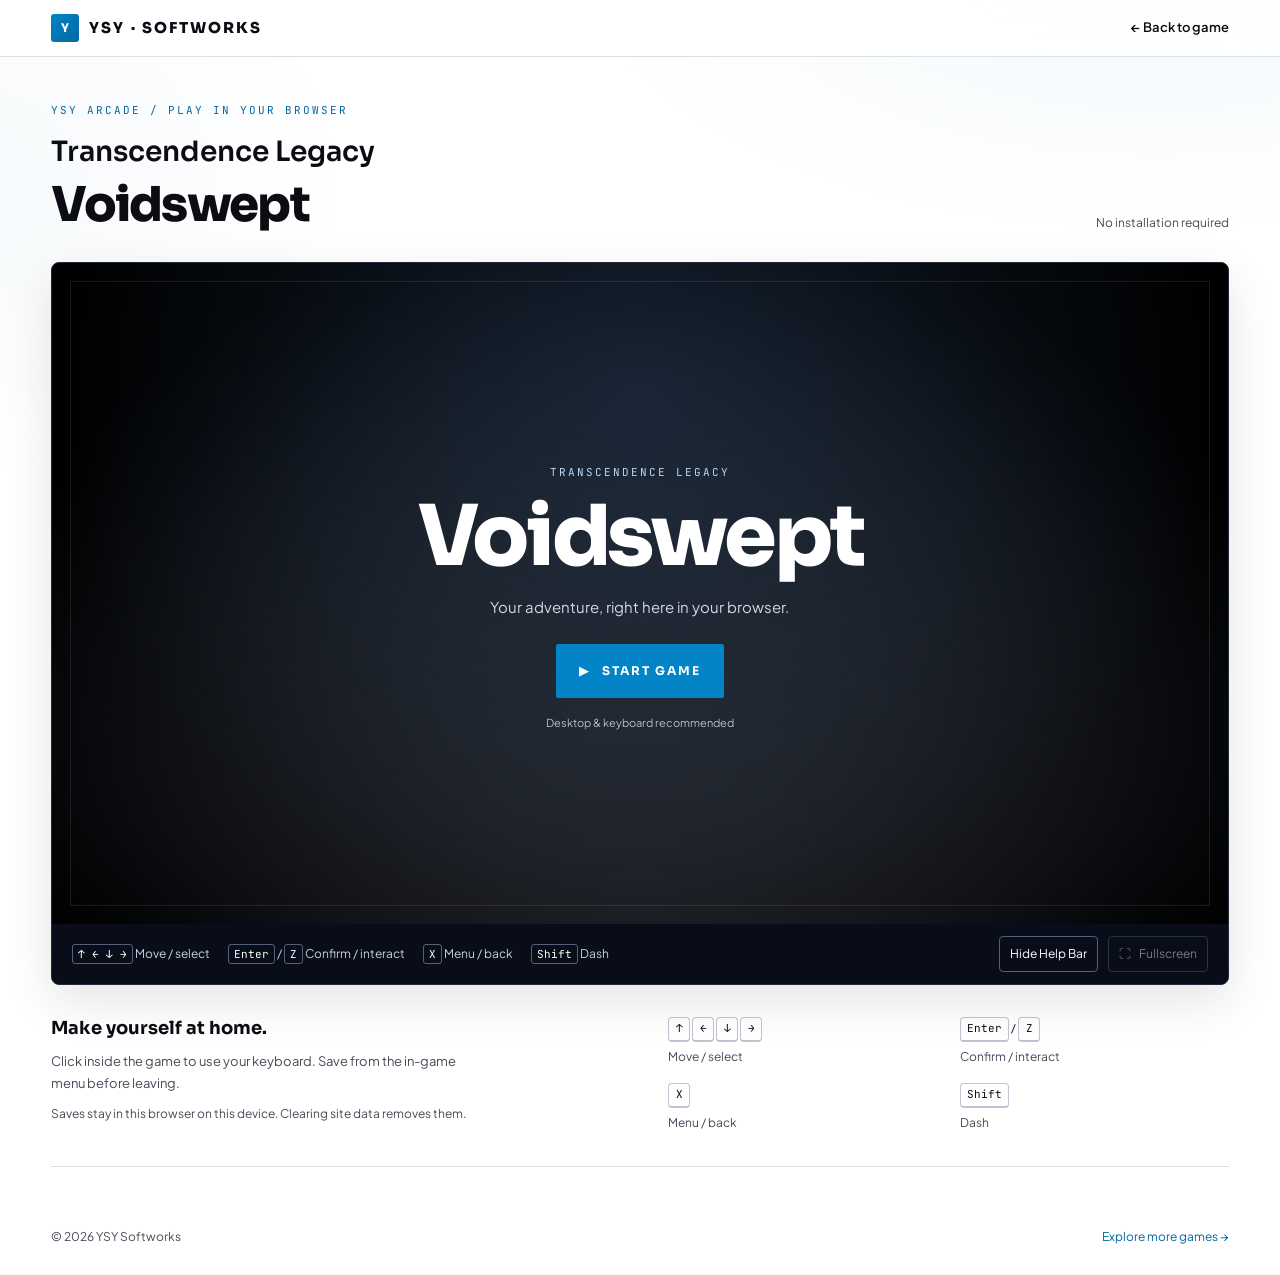
<file: play/transcendence-legacy-voidswept/index.html>
<!DOCTYPE html>
<html lang="en">
<head>
  <meta charset="UTF-8">
  <meta name="viewport" content="width=device-width, initial-scale=1">
  <meta name="description" content="Play Transcendence Legacy - Voidswept in your browser on YSY Softworks. No installation required.">
  <title>Play Transcendence Legacy - Voidswept | YSY Softworks</title>
  <link rel="icon" href="/play/transcendence-legacy-voidswept/game/icon/icon.png">
  <link rel="stylesheet" href="/src/theme.css?v=6">
  <link rel="stylesheet" href="/src/web-player.css?v=4">
  <script src="/src/web-player.js?v=2" defer></script>
</head>
<body class="web-play">
  <header class="chrome">
    <div class="chrome__inner">
      <a href="/index.html" class="logo" aria-label="YSY Softworks home"><span class="logo__mark">Y</span><span>YSY · SOFTWORKS</span></a>
      <a class="player-back" href="/game.html?slug=transcendence-legacy-voidswept">← Back to game</a>
    </div>
  </header>
  <main class="player-page">
    <div class="player-heading">
      <div><p class="player-eyebrow">YSY ARCADE / PLAY IN YOUR BROWSER</p><h1>Transcendence Legacy <span>Voidswept</span></h1></div>
      <span class="player-badge">No installation required</span>
    </div>
    <section class="player-shell" id="player-shell" aria-label="Game player">
      <div class="player-stage" id="player-stage">
        <div class="player-launch" id="player-launch">
          <div class="player-launch__content">
            <span class="player-eyebrow">TRANSCENDENCE LEGACY</span>
            <h2>Voidswept</h2>
            <p>Your adventure, right here in your browser.</p>
            <button type="button" class="btn btn--primary player-start" id="player-start"><span aria-hidden="true">▶</span> Start Game</button>
            <small>Desktop &amp; keyboard recommended</small>
          </div>
        </div>
        <iframe id="game-frame" title="Transcendence Legacy - Voidswept game" data-src="/play/transcendence-legacy-voidswept/game/index.html" allow="autoplay; fullscreen; gamepad" allowfullscreen hidden></iframe>
      </div>
      <div class="player-toolbar" id="player-help-bar">
        <div class="player-toolbar-help">
          <div class="player-basic-controls" aria-label="Basic controls">
            <span><kbd>↑ ← ↓ →</kbd> Move / select</span>
            <span><kbd>Enter</kbd> / <kbd>Z</kbd> Confirm / interact</span>
            <span><kbd>X</kbd> Menu / back</span>
            <span><kbd>Shift</kbd> Dash</span>
          </div>
          <p id="player-status" role="status">Ready when you are.</p>
        </div>
        <div class="player-toolbar-actions">
          <button type="button" id="player-hide-help" class="player-fullscreen" aria-controls="player-help-bar" aria-expanded="true">Hide Help Bar</button>
          <button type="button" id="player-fullscreen" class="player-fullscreen" disabled><span aria-hidden="true">⛶</span> Fullscreen</button>
        </div>
      </div>
      <button type="button" id="player-show-help" class="player-fullscreen player-show-help" aria-controls="player-help-bar" aria-expanded="false" hidden>Show Help Bar</button>
    </section>
    <section class="player-help" aria-label="How to play">
      <div><h2>Make yourself at home.</h2><p>Click inside the game to use your keyboard. Save from the in-game menu before leaving.</p><p class="player-save-note">Saves stay in this browser on this device. Clearing site data removes them.</p></div>
      <dl class="player-controls">
        <div><dt><kbd>↑</kbd> <kbd>←</kbd> <kbd>↓</kbd> <kbd>→</kbd></dt><dd>Move / select</dd></div>
        <div><dt><kbd>Enter</kbd> / <kbd>Z</kbd></dt><dd>Confirm / interact</dd></div>
        <div><dt><kbd>X</kbd></dt><dd>Menu / back</dd></div>
        <div><dt><kbd>Shift</kbd></dt><dd>Dash</dd></div>
      </dl>
    </section>
    <noscript><p>Enable JavaScript to play this game in your browser.</p></noscript>
  </main>
  <footer class="player-footer">© 2026 YSY Softworks <a href="/games.html">Explore more games →</a></footer>
</body>
</html>
</file>
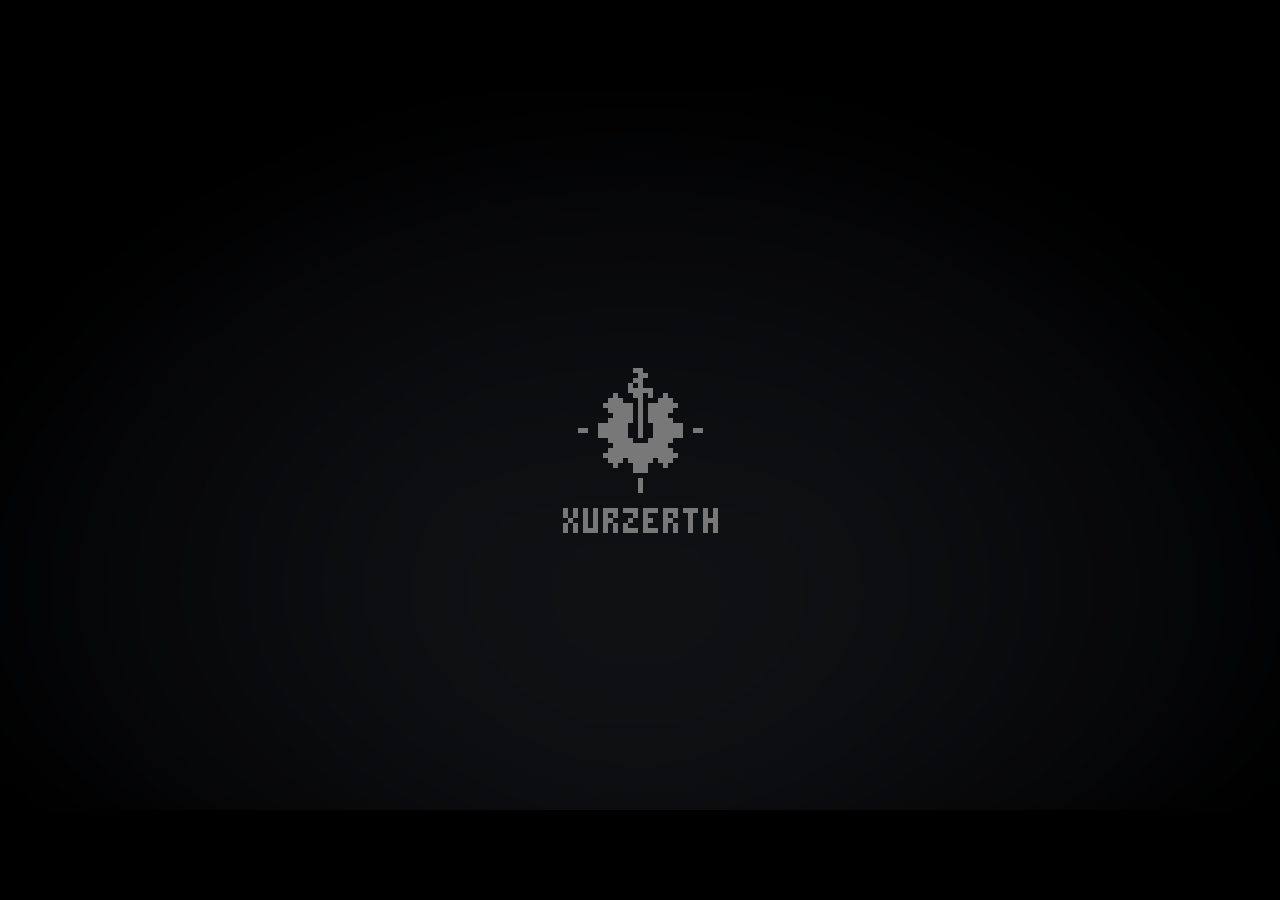
<file: play/transcendence-legacy-voidswept/game/index.html>
<!DOCTYPE html>
<html>
    <head>
        <meta charset="UTF-8">
        <meta name="apple-mobile-web-app-capable" content="yes">
        <meta name="apple-mobile-web-app-status-bar-style" content="black-translucent">
        <meta name="viewport" content="width=device-width, initial-scale=1, user-scalable=no">
        <link rel="icon" href="icon/icon.png" type="image/png">
        <link rel="apple-touch-icon" href="icon/icon.png">
        <link rel="stylesheet" type="text/css" href="fonts/gamefont.css">
        <title>Transcendence Legacy - Voidswept</title>
        <style>
            html, body { width: 100%; height: 100%; margin: 0; overflow: hidden; background: black; }
        </style>
    </head>
    <body style="background-color: black">
        <script type="text/javascript" src="js/libs/pixi.js"></script>
        <script type="text/javascript" src="js/libs/pixi-tilemap.js"></script>
        <script type="text/javascript" src="js/libs/pixi-picture.js"></script>
        <script type="text/javascript" src="js/libs/fpsmeter.js"></script>
        <script type="text/javascript" src="js/libs/lz-string.js"></script>
        <script type="text/javascript" src="js/libs/iphone-inline-video.browser.js"></script>
        <script type="text/javascript" src="js/rpg_core.js"></script>
        <script type="text/javascript" src="js/rpg_managers.js"></script>
        <script type="text/javascript" src="js/rpg_objects.js"></script>
        <script type="text/javascript" src="js/rpg_scenes.js"></script>
        <script type="text/javascript" src="js/rpg_sprites.js"></script>
        <script type="text/javascript" src="js/rpg_windows.js"></script>
        <script type="text/javascript" src="js/plugins.js"></script>
        <script type="text/javascript" src="js/web-viewport.js"></script>
        <script type="text/javascript" src="js/main.js"></script>
    </body>
</html>
</file>
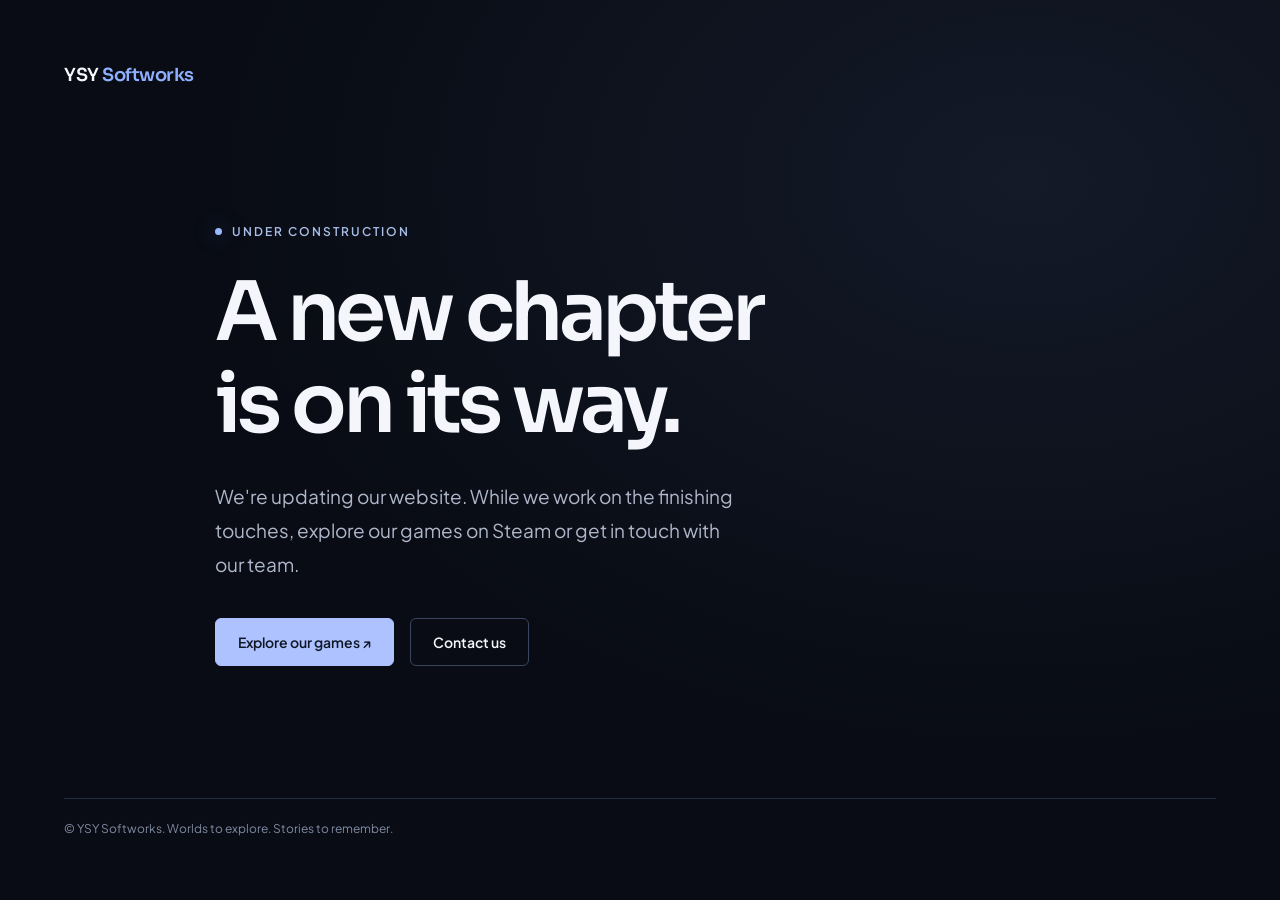
<file: under-construction.html>
<!DOCTYPE html>
<html lang="en">
<head>
  <meta charset="utf-8">
  <meta name="viewport" content="width=device-width, initial-scale=1">
  <meta name="robots" content="noindex, nofollow">
  <title>Under Construction — YSY Softworks</title>
  <link rel="preconnect" href="https://fonts.googleapis.com">
  <link rel="preconnect" href="https://fonts.gstatic.com" crossorigin>
  <link href="https://fonts.googleapis.com/css2?family=Plus+Jakarta+Sans:wght@400;500;600&family=Sora:wght@500;600;700&display=swap" rel="stylesheet">
  <style>
    * { box-sizing: border-box; }
    body { margin: 0; min-height: 100svh; background: #090c14; color: #f4f6fc; font-family: 'Plus Jakarta Sans', sans-serif; display: grid; grid-template-rows: auto 1fr auto; padding: clamp(24px, 5vw, 72px); background-image: radial-gradient(ellipse at 80% 20%, #27355055, transparent 55%); }
    header { font: 600 18px 'Sora', sans-serif; letter-spacing: -.5px; }
    header span { color: #8fafff; }
    main { width: 100%; max-width: 850px; margin: auto; padding: 80px 0; }
    .status { display: inline-flex; align-items: center; gap: 10px; color: #a9bfe9; font-size: 12px; font-weight: 600; letter-spacing: 2px; text-transform: uppercase; }
    .status::before { content: ''; width: 7px; height: 7px; border-radius: 50%; background: #9eb8ff; box-shadow: 0 0 20px #779cff88; }
    h1 { font: 600 clamp(40px, 7vw, 82px)/1.12 'Sora', sans-serif; letter-spacing: -.055em; margin: 28px 0; }
    p { max-width: 520px; color: #aeb7ca; font-size: clamp(16px, 2vw, 19px); line-height: 1.8; }
    nav { display: flex; flex-wrap: wrap; gap: 16px; margin-top: 36px; }
    a { color: #f4f6fc; text-decoration: none; border: 1px solid #3a465d; border-radius: 6px; padding: 14px 22px; font-size: 14px; font-weight: 600; }
    a:first-child { background: #adc2ff; border-color: #adc2ff; color: #101827; }
    a:hover { filter: brightness(1.15); }
    a:focus-visible { outline: 3px solid #fff; outline-offset: 5px; }
    footer { color: #7f8ba3; font-size: 12px; border-top: 1px solid #253047; padding-top: 22px; }
  </style>
</head>
<body>
  <header>YSY <span>Softworks</span></header>
  <main>
    <div class="status">Under Construction</div>
    <h1>A new chapter<br>is on its way.</h1>
    <p>We're updating our website. While we work on the finishing touches, explore our games on Steam or get in touch with our team.</p>
    <nav aria-label="Stay connected">
      <a href="https://store.steampowered.com/publisher/ysysoftworks" target="_blank" rel="noopener noreferrer">Explore our games ↗</a>
      <a href="https://mail.google.com/mail/?view=cm&amp;fs=1&amp;to=ysysoftworks%40gmail.com" target="_blank" rel="noopener noreferrer">Contact us</a>
    </nav>
  </main>
  <footer>© YSY Softworks. Worlds to explore. Stories to remember.</footer>
</body>
</html>
</file>
<file: src/theme.css>
/* YSY Softworks — light cinematic theme. */

@import url("https://fonts.googleapis.com/css2?family=JetBrains+Mono:wght@400;500&family=Orbitron:wght@500;700;800;900&family=Plus+Jakarta+Sans:ital,wght@0,400;0,500;0,600;0,700;0,800;1,400;1,600&family=Sora:wght@400;500;600;700;800&display=swap");

:root {
  --bg:    #ffffff;
  --bg-1:  #f7f7fa;
  --bg-2:  #efeff4;
  --bg-3:  #e5e5ee;
  --ink:       #0c0c14;
  --ink-dim:   #4a4958;
  --ink-muted: #9191a2;
  --line:        #e0dfe9;
  --line-strong: #c4c3d4;
  --accent:      #0284c7;        /* sky blue */
  --accent-soft: #38bdf8;
  --accent-deep: #0369a1;
  --warn: #d97706;
  --good: #16a34a;

  --radius: 4px;
  --radius-lg: 8px;

  --font-display: "Sora", -apple-system, BlinkMacSystemFont, "Segoe UI", sans-serif;
  --font-body:    "Plus Jakarta Sans", -apple-system, BlinkMacSystemFont, "Segoe UI", Roboto, sans-serif;
  --font-mono:    "JetBrains Mono", ui-monospace, monospace;

  --pad-x: clamp(20px, 4vw, 56px);
  --pad-y: clamp(48px, 6vw, 96px);

  --gap: 16px;
  --tile-radius: 6px;
}

[data-density="compact"] {
  --gap: 10px;
  --pad-y: clamp(36px, 4.5vw, 72px);
}
[data-density="comfortable"] {
  --gap: 22px;
  --pad-y: clamp(56px, 7vw, 112px);
}

* { box-sizing: border-box; }
html, body { margin: 0; padding: 0; background: var(--bg); color: var(--ink); }
body {
  font-family: var(--font-body);
  font-size: 17px;
  line-height: 1.65;
  -webkit-font-smoothing: antialiased;
  text-rendering: optimizeLegibility;
  overflow-x: hidden;
  background:
    radial-gradient(1000px 500px at 90% -5%, rgba(2,132,199,0.06), transparent 60%),
    radial-gradient(700px 500px at -5% 15%, rgba(3,105,161,0.04), transparent 60%),
    var(--bg);
}
a { color: inherit; text-decoration: none; }
img { display: block; max-width: 100%; }
button { font: inherit; color: inherit; background: none; border: 0; cursor: pointer; }

h1, h2, h3, h4, h5, h6 {
  font-variant-ligatures: none;
  font-feature-settings: "liga" 0, "calt" 0, "dlig" 0;
}

::selection { background: var(--accent); color: #fff; }

/* ---------- Chrome ---------- */
.chrome {
  position: sticky; top: 0; z-index: 50;
  backdrop-filter: blur(16px) saturate(180%);
  -webkit-backdrop-filter: blur(16px) saturate(180%);
  background: color-mix(in oklab, var(--bg) 85%, transparent);
  border-bottom: 1px solid var(--line);
}
.chrome__inner {
  max-width: 1560px; margin: 0 auto;
  padding: 14px var(--pad-x);
  display: flex; align-items: center; gap: 32px;
}
.logo {
  display: flex; align-items: center; gap: 10px;
  font-family: var(--font-display);
  font-weight: 800; letter-spacing: 0.14em;
  font-size: 15px;
}
.logo__mark {
  width: 28px; height: 28px; border-radius: 3px;
  display: grid; place-items: center;
  background: linear-gradient(135deg, var(--accent) 0%, var(--accent-deep) 100%);
  color: #fff; font-weight: 900; font-size: 12px;
  letter-spacing: 0;
}
.nav { display: flex; gap: 22px; margin-left: auto; }
.nav a {
  font-size: 13px; letter-spacing: 0.08em; text-transform: uppercase;
  color: var(--ink-muted); padding: 6px 2px; position: relative;
  transition: color .2s;
}
.nav a:hover, .nav a[data-active] { color: var(--ink); }
.nav a[data-active]::after {
  content: ""; position: absolute; inset: auto 0 -6px 0;
  height: 2px; background: var(--accent);
}
.chrome__cta {
  padding: 9px 16px; border: 1px solid var(--line-strong); border-radius: 2px;
  font-size: 12px; letter-spacing: 0.12em; text-transform: uppercase;
  transition: all .2s; color: var(--ink);
}
.chrome__cta:hover { border-color: var(--accent); color: var(--accent); }

/* ---------- Layout ---------- */
.page { max-width: 1560px; margin: 0 auto; padding: 0 var(--pad-x); }
.section { padding: var(--pad-y) 0; }
.section__head {
  display: flex; align-items: flex-end; justify-content: space-between;
  gap: 24px; margin-bottom: 28px;
  border-bottom: 1px solid var(--line); padding-bottom: 18px;
}
.section__title {
  font-family: var(--font-display); font-weight: 800;
  font-size: clamp(20px, 2vw, 28px);
  letter-spacing: 0.14em; text-transform: uppercase;
  margin: 0; color: var(--ink);
}
.section__title em {
  font-style: normal; color: var(--accent);
}
.section__meta {
  font-family: var(--font-mono); font-size: 11px;
  color: var(--ink-muted); letter-spacing: 0.1em; text-transform: uppercase;
}
.eyebrow {
  font-family: var(--font-mono); font-size: 11px;
  letter-spacing: 0.18em; text-transform: uppercase;
  color: var(--accent-soft);
}

/* ---------- Buttons ---------- */
.btn {
  display: inline-flex; align-items: center; gap: 10px;
  padding: 14px 22px; border-radius: 2px;
  font-family: var(--font-display); font-weight: 700;
  font-size: 12px; letter-spacing: 0.16em; text-transform: uppercase;
  transition: all .2s ease;
  border: 1px solid transparent;
}
.btn--primary {
  background: var(--accent); color: #fff;
}
.btn--primary:hover {
  background: var(--accent-deep);
  box-shadow: 0 10px 32px -8px rgba(2,132,199,0.5);
  transform: translateY(-1px);
}
.btn--ghost {
  border-color: var(--line-strong); color: var(--ink);
}
.btn--ghost:hover { border-color: var(--accent); color: var(--accent); }

/* ---------- Footer ---------- */
.foot {
  border-top: 1px solid var(--line);
  margin-top: 80px; padding: 56px var(--pad-x) 40px;
  background: var(--bg-1);
}
.foot__inner {
  max-width: 1560px; margin: 0 auto;
  display: grid; grid-template-columns: 1.3fr 1fr 1fr 1fr; gap: 48px;
}
.foot h4 {
  font-family: var(--font-display); font-size: 12px;
  letter-spacing: 0.16em; text-transform: uppercase;
  color: var(--ink); margin: 0 0 14px;
}
.foot ul { list-style: none; padding: 0; margin: 0; }
.foot li { margin: 8px 0; }
.foot a { color: var(--ink-dim); font-size: 13px; }
.foot a:hover { color: var(--accent); }
.foot__base {
  max-width: 1560px; margin: 40px auto 0;
  padding-top: 24px; border-top: 1px solid var(--line);
  display: flex; justify-content: space-between; gap: 20px; flex-wrap: wrap;
  font-family: var(--font-mono); font-size: 11px; color: var(--ink-muted);
  letter-spacing: 0.08em; text-transform: uppercase;
}
@media (max-width: 900px) {
  .foot__inner { grid-template-columns: 1fr 1fr; gap: 32px; }
  .nav { display: none; }
  .chrome__cta { display: none; }
}

/* Hamburger */
.nav-burger {
  display: none;
  flex-direction: column; justify-content: center; gap: 5px;
  width: 36px; height: 36px; padding: 4px;
  margin-left: auto; background: none; border: none; cursor: pointer;
}
.nav-burger span {
  display: block; width: 22px; height: 2px;
  background: var(--ink); border-radius: 2px;
  transition: all .2s;
}
@media (max-width: 900px) {
  .nav-burger { display: flex; }
}

/* Mobile nav dropdown */
.mobile-nav {
  display: flex; flex-direction: column;
  background: var(--bg);
  border-top: 1px solid var(--line);
  border-bottom: 1px solid var(--line);
  padding: 8px 0;
}
.mobile-nav__link {
  padding: 14px var(--pad-x);
  font-family: var(--font-display); font-size: 13px;
  letter-spacing: 0.1em; text-transform: uppercase;
  color: var(--ink-dim); border-bottom: 1px solid var(--line);
  transition: color .2s, background .2s;
}
.mobile-nav__link:last-child { border-bottom: none; }
.mobile-nav__link:hover, .mobile-nav__link.active { color: var(--accent); background: var(--bg-1); }

/* ---------- Tile (shared between pages) ---------- */
.tile {
  position: relative; display: block;
  aspect-ratio: 16/10;
  overflow: hidden;
  background: var(--bg-2);
  border: 1px solid var(--line);
  border-radius: var(--tile-radius);
  transition: transform .35s ease, border-color .25s ease, box-shadow .3s ease;
}
.tile:hover {
  border-color: var(--accent);
  box-shadow: 0 8px 32px -8px rgba(2,132,199,0.18);
}
.tile__img {
  position: absolute; inset: 0;
  background-size: cover; background-position: center;
  transition: transform .6s ease, filter .4s ease;
  filter: saturate(0.9) contrast(1.02);
}
.tile:hover .tile__img { transform: scale(1.06); filter: saturate(1.1) contrast(1.05); }
.tile__scrim {
  position: absolute; inset: 0;
  background: linear-gradient(180deg,
    rgba(0,0,0,0) 30%,
    rgba(0,0,0,0.25) 60%,
    rgba(0,0,0,0.88) 100%);
}
.tile__glow {
  position: absolute; inset: 0; opacity: 0;
  background: radial-gradient(400px 200px at 50% 100%, rgba(2,132,199,0.3), transparent 70%);
  transition: opacity .35s;
  pointer-events: none;
}
.tile:hover .tile__glow { opacity: 1; }
.tile__body {
  position: absolute; left: 0; right: 0; bottom: 0;
  padding: 18px 20px 16px;
  display: flex; flex-direction: column; gap: 4px;
}
.tile__genre {
  font-family: var(--font-mono); font-size: 10px;
  letter-spacing: 0.16em; text-transform: uppercase;
  color: #c4b5fd;
}
.tile__title {
  font-family: var(--font-display); font-weight: 700;
  font-size: 16px; letter-spacing: 0.02em;
  color: #fff; margin: 0;
  text-shadow: 0 2px 12px rgba(0,0,0,0.6);
}
.tile__status {
  position: absolute; top: 12px; left: 12px;
  padding: 4px 8px; border-radius: 2px;
  font-family: var(--font-mono); font-size: 10px;
  letter-spacing: 0.14em; text-transform: uppercase;
  background: rgba(255,255,255,0.9);
  backdrop-filter: blur(6px);
  border: 1px solid var(--line);
  color: var(--ink-dim);
}
.tile__status[data-s="Coming Soon"] { color: var(--warn); border-color: color-mix(in oklab, var(--warn) 40%, transparent); }
.tile__status[data-s="Early Access"] { color: var(--accent); border-color: color-mix(in oklab, var(--accent) 40%, transparent); }
.tile__status[data-s="Out Now"] { color: var(--good); border-color: color-mix(in oklab, var(--good) 40%, transparent); }

/* ---------- Tweaks panel ---------- */
#tweaks-panel {
  position: fixed; right: 20px; bottom: 20px; z-index: 100;
  background: var(--bg); border: 1px solid var(--line-strong);
  border-radius: 6px; padding: 18px; min-width: 240px;
  box-shadow: 0 8px 40px rgba(0,0,0,0.12);
  display: none;
  font-family: var(--font-body);
}
#tweaks-panel.on { display: block; }
#tweaks-panel h5 {
  margin: 0 0 12px; font-family: var(--font-display);
  font-size: 11px; letter-spacing: 0.16em; text-transform: uppercase;
  color: var(--ink); display: flex; justify-content: space-between; align-items: center;
}
#tweaks-panel h5 span { color: var(--accent); }
.tw-row { display: flex; gap: 8px; }
.tw-btn {
  flex: 1; padding: 8px 12px; border: 1px solid var(--line);
  border-radius: 3px; font-family: var(--font-mono); font-size: 11px;
  letter-spacing: 0.1em; text-transform: uppercase; color: var(--ink-dim);
  transition: all .2s;
}
.tw-btn:hover { color: var(--ink); border-color: var(--line-strong); }
.tw-btn[data-on="1"] {
  color: var(--accent); border-color: var(--accent); background: rgba(2,132,199,0.06);
}

/* Mobile footer fix */
@media (max-width: 560px) {
  .foot__inner { grid-template-columns: 1fr; }
  .foot__base { flex-direction: column; gap: 8px; }
}

.hairline {
  height: 1px; background: var(--line); margin: 0;
}
.stack { display: flex; flex-direction: column; }
</file>
<file: src/web-player.css>
.web-play { --player-dark: #090d19; }
.player-back { margin-left: auto; font-size: 13px; font-weight: 600; }
.player-page { width: min(1180px, 100% - 2 * var(--pad-x)); margin: 44px auto 60px; }
.player-heading { display: flex; align-items: end; justify-content: space-between; gap: 24px; margin-bottom: 24px; }
.player-eyebrow { font: 11px var(--font-mono); letter-spacing: .18em; line-height: 1.7; }
.player-heading .player-eyebrow { color: var(--accent-deep); margin: 0 0 12px; }
.player-heading h1 { font: 600 clamp(17px, 2.6vw, 28px)/1.4 var(--font-display); margin: 0; }
.player-heading h1 span { display: block; font-size: clamp(30px, 4.4vw, 48px); font-weight: 800; letter-spacing: -.035em; }
.player-badge { font-size: 12px; color: var(--ink-dim); margin-bottom: 5px; }
.player-shell { position: relative; overflow: hidden; border-radius: 8px; background: var(--player-dark); border: 1px solid #222a3a; box-shadow: 0 16px 48px #090d191c; }
.player-stage { position: relative; width: 100%; aspect-ratio: 16 / 9; background: #000; }
.player-launch { position: absolute; inset: 0; display: grid; place-items: center; padding: 24px; text-align: center; color: #fff; background: radial-gradient(ellipse at 50% 20%, #22385388, transparent 70%), url('/play/transcendence-legacy-voidswept/cover.png') center / cover, #090d19; }
.player-launch::before { content: ""; position: absolute; inset: 18px; border: 1px solid #ffffff18; pointer-events: none; }
.player-launch__content { position: relative; }
.player-launch .player-eyebrow { color: #b8d8f2; }
.player-launch h2 { margin: 8px 0 12px; font: 800 clamp(34px, 7vw, 84px)/1.1 var(--font-display); letter-spacing: -.04em; }
.player-launch p { margin: 0 0 24px; color: #d0d8e6; font-size: 15px; }
.player-start { gap: 12px; min-height: 54px; }
.player-launch small { display: block; font-size: 11px; color: #b6bfce; margin-top: 16px; }
.player-stage iframe { display: block; border: 0; width: 100%; height: 100%; background: #000; }
.player-shell [hidden] { display: none; }
.player-toolbar { min-height: 56px; padding: 12px 20px; display: flex; align-items: center; justify-content: space-between; gap: 16px; color: #c7d0df; }
.player-toolbar-help { flex: 1; min-width: 0; overflow-x: auto; scrollbar-width: none; }
.player-toolbar-help::-webkit-scrollbar { display: none; }
.player-basic-controls { display: flex; align-items: center; flex-wrap: nowrap; gap: 18px; padding: 4px 0; font-size: 12px; }
.player-basic-controls span { flex-shrink: 0; white-space: nowrap; }
.player-basic-controls kbd { padding: 2px 5px; border: 1px solid #546078; border-radius: 3px; font: 11px var(--font-mono); color: #fff; }
.player-toolbar #player-status { position: absolute; width: 1px; height: 1px; padding: 0; margin: -1px; overflow: hidden; clip-path: inset(50%); white-space: nowrap; }
.player-toolbar-actions { display: flex; flex-shrink: 0; gap: 10px; }
.player-show-help { position: absolute; bottom: 12px; right: 12px; z-index: 2; background: #090d19e8; opacity: 1; animation: player-help-idle 240ms ease 3s forwards; }
.player-show-help:hover { animation: none; opacity: 1; }
@keyframes player-help-idle { to { opacity: .1; } }
@media (prefers-reduced-motion: reduce) {
  .player-show-help { animation-duration: 0s; }
}
.player-fullscreen { display: inline-flex; align-items: center; gap: 8px; white-space: nowrap; font-size: 12px; padding: 7px 10px; border: 1px solid #546078; border-radius: 4px; color: #fff; }
.player-fullscreen:disabled { opacity: .45; cursor: default; }
.player-fullscreen:not(:disabled):hover { background: #ffffff16; }
.web-play a:focus-visible, .web-play button:focus-visible { outline: 3px solid #38bdf8; outline-offset: 4px; }
.player-help { display: grid; grid-template-columns: 1fr 1fr; gap: 56px; padding: 32px 0; border-bottom: 1px solid var(--line); }
.player-help h2 { font: 700 18px var(--font-display); margin: 0 0 12px; }
.player-help p { font-size: 13px; color: var(--ink-dim); margin: 0 0 10px; max-width: 440px; }
.player-help .player-save-note { font-size: 12px; }
.player-controls { display: grid; grid-template-columns: 1fr 1fr; gap: 16px 24px; margin: 0; }
.player-controls dt { font-size: 11px; }
.player-controls dd { margin: 5px 0 0; font-size: 12px; color: var(--ink-dim); }
.player-controls kbd { display: inline-block; min-width: 22px; padding: 2px 6px; border: 1px solid var(--line-strong); border-bottom-width: 2px; border-radius: 4px; background: white; text-align: center; font: 11px/1.6 var(--font-mono); }
.player-footer { width: min(1180px, 100% - 2 * var(--pad-x)); margin: 0 auto 28px; display: flex; justify-content: space-between; gap: 20px; font-size: 12px; color: var(--ink-dim); }
.player-footer a { color: var(--accent-deep); }
.player-shell:fullscreen { width: 100%; height: 100%; border: 0; border-radius: 0; display: flex; flex-direction: column; }
.player-shell:fullscreen .player-stage { flex: 1; min-height: 0; aspect-ratio: auto; }
.player-shell:fullscreen .player-toolbar { flex-shrink: 0; }
@media (max-width: 640px) {
  .player-page { margin-top: 28px; }
  .player-heading { display: block; }
  .player-badge { display: block; margin-top: 12px; }
  .player-stage { aspect-ratio: 4 / 3; }
  .player-launch p { font-size: 12px; margin-bottom: 16px; }
  .player-launch .player-eyebrow { font-size: 9px; }
  .player-launch small { margin-top: 10px; }
  .player-start { min-height: 44px; padding: 10px 18px; }
  .player-toolbar { padding: 10px 12px; gap: 12px; }
  .player-toolbar-actions { margin-left: auto; }
  .player-help { grid-template-columns: 1fr; gap: 24px; }
  .player-back { font-size: 11px; }
  .web-play .logo { font-size: 11px; letter-spacing: .06em; }
}
</file>
<file: play/transcendence-legacy-voidswept/game/fonts/gamefont.css>
@font-face {
    font-family: GameFont;
    src: url("Timeless.ttf");
}

.IIV::-webkit-media-controls-play-button,
video::-webkit-media-controls-start-playback-button {
    opacity: 0;
    pointer-events: none;
    width: 5px;
}
</file>
